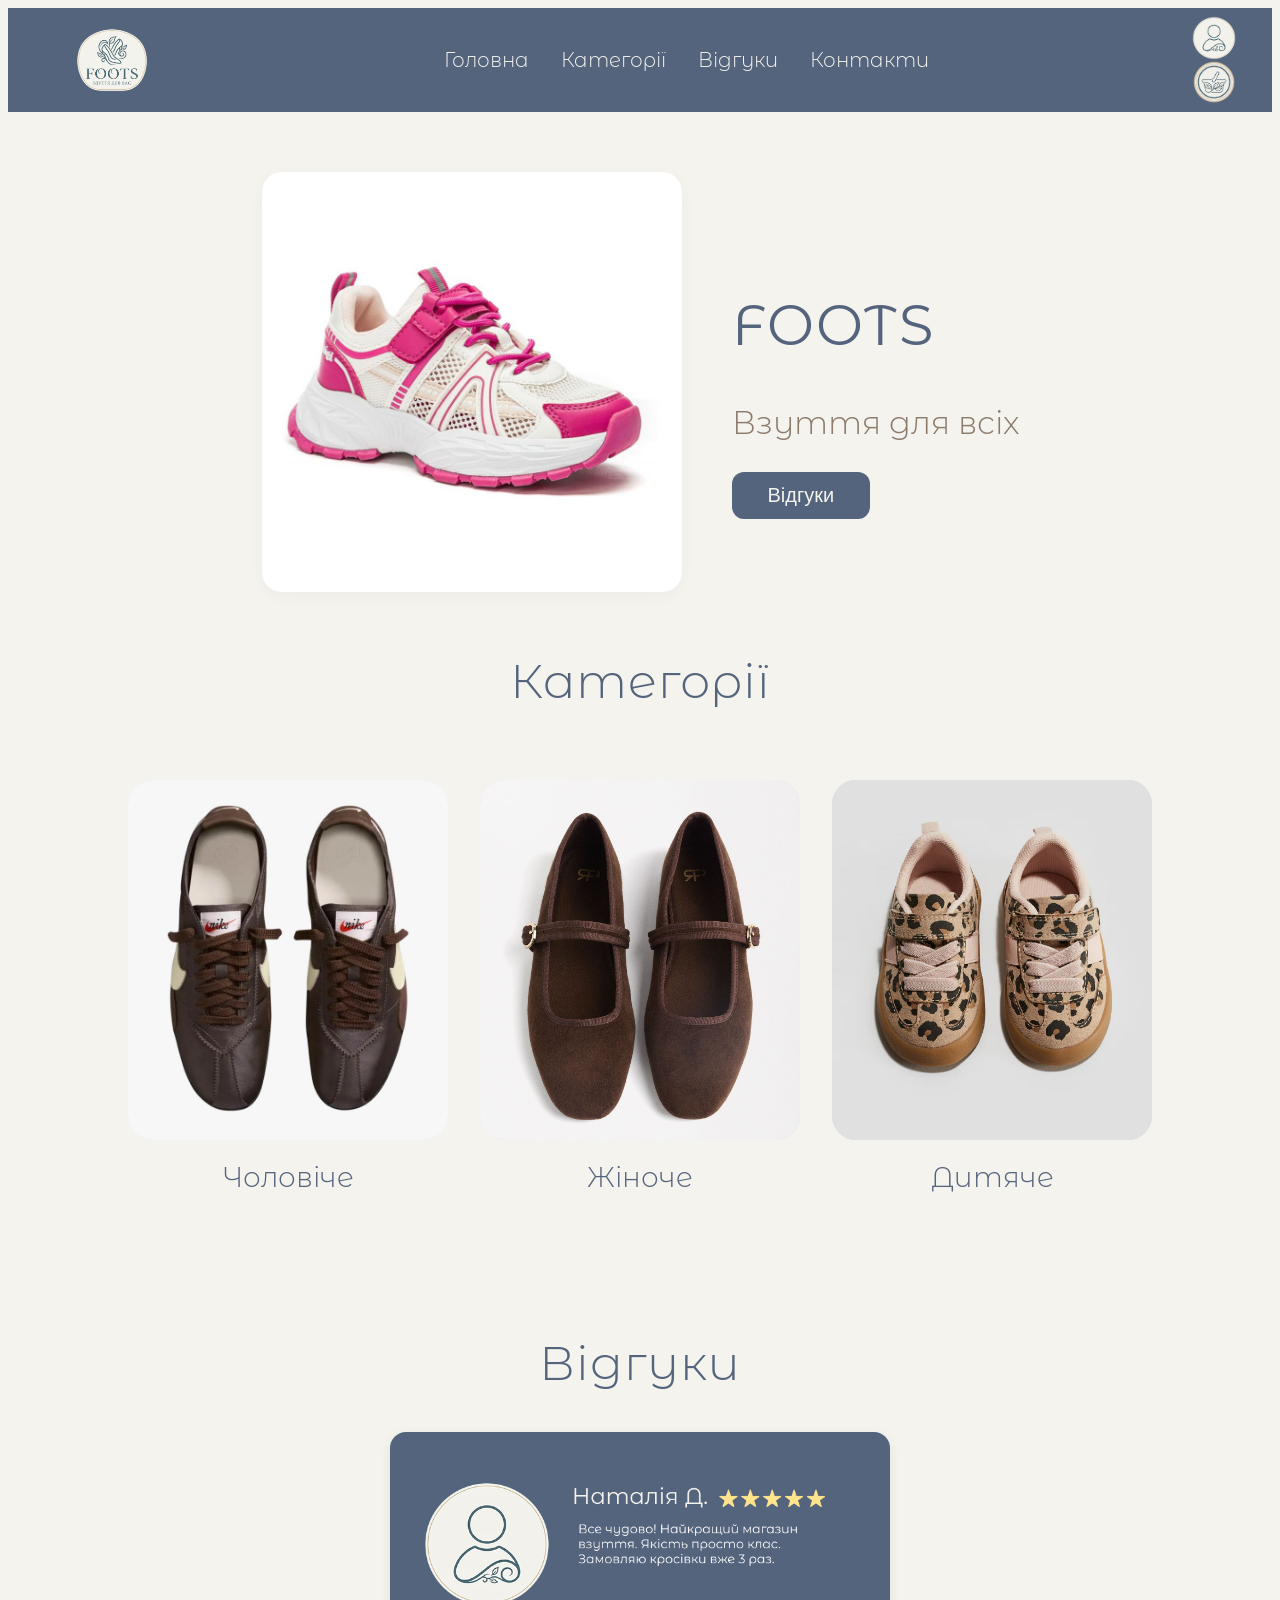
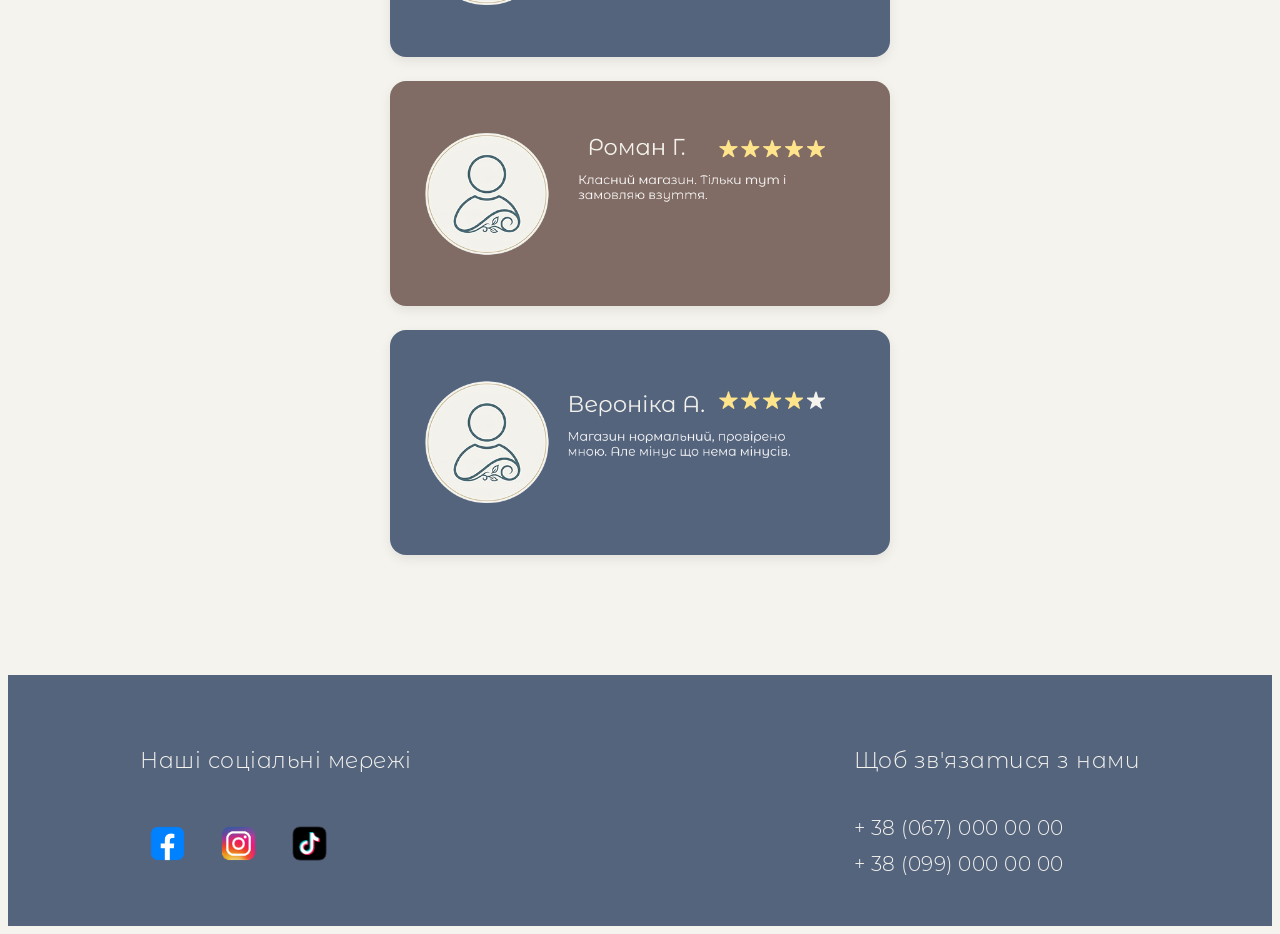
<file: index.html>
<!DOCTYPE html>
<html lang="en">
<head>
    <meta charset="UTF-8">
    <meta name="viewport" content="width=device-width, initial-scale=1.0">
    <link rel="stylesheet" href="style.css">
    <title>Document</title>
    <link rel="preconnect" href="https://fonts.googleapis.com">
<link rel="preconnect" href="https://fonts.gstatic.com" crossorigin>
<link href="https://fonts.googleapis.com/css2?family=Montserrat+Alternates:ital,wght@0,100;0,200;0,300;0,400;0,500;0,600;0,700;0,800;0,900;1,100;1,200;1,300;1,400;1,500;1,600;1,700;1,800;1,900&family=Roboto:ital,wght@0,100..900;1,100..900&display=swap" rel="stylesheet">
</head>
<body>
    <!--<header>
        <img class="iconlogo" src="logo.png">
        <nav class="nav">
      <a href="#" class="nav-link">Головна</a>
      <a href="#" class="nav-link">Категорії</a>
      <a href="#" class="nav-link">Відгуки</a>
      <a href="#" class="nav-link">Контакти</a>
    </nav>
        <img class="icon" src="avatar.png">
        <img class="icon1" src="buscket.png">
    </header> -->
 <header class="header">
    <a href="#" class="logo">
      <img src="logo.png" alt="FOOTS - взуття для вас">
    </a>

    <nav class="nav">
  <a href="#main" class="nav-link">Головна</a>
  <a href="#categories" class="nav-link">Категорії</a>
  <a href="#reviews" class="nav-link">Відгуки</a>
  <a href="#contacts" class="nav-link">Контакти</a>
</nav>

    <div class="user-actions">
      <button class="icon-btn" aria-label="Профіль">
        <img src="avatar.png" onclick="openProfileOrReg()" alt="Профіль">
      </button>
      <button class="icon-btn" aria-label="Кошик">
        <img src="buscket2.png" onclick="openCart()" alt="Кошик">
      </button>
    </div>
  </header>

  <!-- Головна секція -->
  <section id="main" class="hero">
    <div class="hero-image-container">
      <img id="hero-img" src="1shoes1.jpg" alt="Кросівки Foots" class="hero-image">
    </div>

    <div class="hero-content">
      <h1 class="hero-title">FOOTS</h1>
      <p class="hero-subtitle">Взуття для всіх</p>
      <button class="btn-primary">Відгуки</button>
    </div>
  </section>

  <section id="categories" class="categories-section">
    <h2 class="categories-title">Категорії</h2>

    <div class="categories-grid">
      
      <!-- Чоловіче -->
      <a href="men.html" class="category-card">
        <div class="category-image-wrapper">
          <img src="2shoes1.jpg" alt="Чоловіче взуття" class="category-image">
        </div>
        <span class="category-name">Чоловіче</span>
      </a>

      <!-- Жіноче -->
      <a href="women.html" class="category-card">
        <div class="category-image-wrapper">
          <img src="2shoes2.jpg" alt="Жіноче взуття" class="category-image">
        </div>
        <span class="category-name">Жіноче</span>
      </a>

      <!-- Дитяче -->
      <a href="kids.html" class="category-card">
        <div class="category-image-wrapper">
          <img src="2shoes3.jpg" alt="Дитяче взуття" class="category-image">
        </div>
        <span class="category-name">Дитяче</span>
      </a>

    </div>
  </section>

  <!-- Секція "Відгуки" -->
  <section id="reviews" class="reviews-section">
    <h2 class="reviews-title">Відгуки</h2>

    <div class="reviews-list">
      <!-- Замініть шляхи на ваші зображення відгуків -->
      <img src="Frame 1.png" alt="Відгук Наталія Д." class="review-card-img">
      <img src="Frame 2.png" alt="Відгук Роман Г." class="review-card-img">
      <img src="Frame 3.png" alt="Відгук Вероніка А." class="review-card-img">
    </div>
  </section>

  <!-- Підвал сайту (Footer) -->
  <footer id="contacts" class="footer">
    <div class="footer-container">
      
      <!-- Соцмережі -->
      <div class="footer-column">
        <h3 class="footer-title">Наші соціальні мережі</h3>
        <div class="social-icons">
          <a href="https://www.facebook.com/" aria-label="Facebook">
            <img src="facebook.png" alt="Facebook" class="social-icon">
          </a>
          <a href="https://www.instagram.com/" aria-label="Instagram">
            <img src="instagram.png" alt="Instagram" class="social-icon">
          </a>
          <a href="https://www.tiktok.com/" aria-label="TikTok">
            <img src="tiktok.png" alt="TikTok" class="social-icon">
          </a>
        </div>
      </div>

      <!-- Контакти -->
      <div class="footer-column">
        <h3 class="footer-title">Щоб зв'язатися з нами</h3>
        <div class="contacts-list">
          <a href="tel:+380670000000" class="contact-phone">+ 38 (067) 000 00 00</a>
          <a href="tel:+380990000000" class="contact-phone">+ 38 (099) 000 00 00</a>
        </div>
      </div>

    </div>
  </footer>




<!-- Затемнення фону -->
<div class="overlay" id="modal-overlay"></div>




</body>

  <!-- Модальне вікно кошика -->
  <div class="modal-overlay" id="modal-overlay">
    <div class="modal" id="cart-modal">
      <div class="modal-header">
        <h2>Кошик</h2>
        <button class="modal-close" id="cart-close" aria-label="Закрити">&times;</button>
      </div>
      <div class="cart-items" id="cart-items-container"></div>
      <div class="cart-total">
        <span>Разом:</span>
        <span id="cart-total-price">0</span>
        <span>грн.</span>
      </div>
      <button class="order-btn" id="order-btn">Замовити</button>
    </div>
  </div>
<script src="script.js"></script>
</html>
</file>
<file: style.css>
body {
    font-family: "Montserrat Alternates", sans-serif;
    background-color: #F4F3EE;
}
header{
    background-color: #55647D;
    display: flex;
    flex-direction: row;
    justify-content: space-between;

}
.iconlogo{
width: 196px;
height: 190px;
}
.icon{
    width: 80px;
    height: 80px;
}
.icon1{
    width: 80px;
    height: 80px;
}
.header {
      background-color: #55647D; /* Темно-сіро-синій колір */
      display: flex;
      align-items: center;
      justify-content: space-between;
      padding: 12px 40px;
      
    position: sticky; 
    top: 0;
   z-index: 1000;
    }

    .logo img {
      height: 70px;
      display: block;
    }

    .nav {
      display: flex;
      gap: 32px;
    }

    .nav-link {
      color: #F4F3EE;
      text-decoration: none;
      font-size: 20px;
      font-weight: 300;
      transition: opacity 0.2s;
    }

    .nav-link:hover {
      opacity: 0.8;
    }

    .user-actions {
      display: flex;
      flex-direction: column;
      gap: 8px;
      align-items: center;
    }

    .icon-btn {
      width: 36px;
      height: 36px;
      border-radius: 50%;
      display: flex;
      align-items: center;
      justify-content: center;
      cursor: pointer;
      border: none;
    }

    .icon-btn img {
      width: 50px;
      height: 50px;
    }

    /* --- HERO СЕКЦІЯ --- */
    .hero {
      display: flex;
      align-items: center;
      justify-content: center;
      gap: 50px;
      max-width: 1100px;
      margin: 60px auto;
      padding: 0 20px;
    }

    .hero-image-container {
      background-color: #ffffff;
      border-radius: 20px;
      padding: 20px;
      display: flex;
      align-items: center;
      justify-content: center;
      box-shadow: 0 4px 15px rgba(0, 0, 0, 0.03);
    }

    .hero-image {
      max-width: 380px;
      width: 100%;
      height: auto;
      border-radius: 12px;
      display: block;
    }

    .hero-content {
      display: flex;
      flex-direction: column;
      align-items: flex-start;
    }

    .hero-title {
      font-size: 56px;
      font-weight: 400;
      color: #55647D;
      letter-spacing: 2px;
      margin-bottom: 12px;
    }

    .hero-subtitle {
      font-size: 32px;
      font-weight: 300;
      color: #8c7a6b; /* Коричнево-бежевий відтінок */
      margin-bottom: 30px;
    }

    .btn-primary {
      background-color: #55647d;
      color: #F4F3EE;
      border: none;
      padding: 12px 36px;
      font-size: 20px;
      font-weight: 300;
      border-radius: 12px;
      cursor: pointer;
      transition: background-color 0.2s;
    }

    .btn-primary:hover {
      background-color: #435065;
    }
.hero-image {
      border-radius: 12px;
      object-fit: cover;
      /* Плавний перехід прозорості */
      transition: opacity 0.6s ease-in-out;
      opacity: 1;
    }

    /* Секція Категорії */
    .categories-section {
      max-width: 1100px;
      margin: 0 auto;
      text-align: center;
    }

    /* Заголовок "Категорії" */
    .categories-title {
      font-size: 48px;
      font-weight: 300;
      color: #55647d; /* Темно-сіро-синій колір */
      margin-bottom: 50px;
      letter-spacing: 1px;
    }

    /* Сітка картка-категорій */
    .categories-grid {
      display: flex;
      justify-content: center;
      gap: 32px;
      flex-wrap: wrap;
      margin:20px;
    }

    /* Окрема картка */
    .category-card {
      display: flex;
      flex-direction: column;
      align-items: center;
      text-decoration: none;
      width: 280px;
      transition: transform 0.2s ease-in-out;
      margin: 20px;
    }

    .category-card:hover {
      transform: translateY(-5px); /* Легкий ефект при наведенні */
    }

    /* Контейнер для фото */
    .category-image-wrapper {
      background-color: #e3e2e0; /* Сіро-бежевий фон підкладки */
      width: 100%;
      height: 320px;
      border-radius: 24px; /* Заокруглені кути */
      display: flex;
      align-items: center;
      justify-content: center;
      padding: 20px;
      overflow: hidden;
    }

    .category-image {
      max-width: 328px;
      max-height: 512px;
      object-fit: contain;
    }

    /* Назва категорії */
    .category-name {
      font-size: 28px;
      font-weight: 300;
      color: #55647d;
      margin-top: 20px;
    }

    /* --- СЕКЦІЯ ВІДГУКИ --- */
    .reviews-section {
      padding: 60px 20px;
      text-align: center;
    }

    .reviews-title {
      font-size: 48px;
      font-weight: 300;
      color: #55647d; /* Темно-сіро-синій заголовок */
      margin-bottom: 40px;
      letter-spacing: 1px;
    }

    .reviews-list {
      display: flex;
      flex-direction: column;
      align-items: center;
      gap: 24px;
      max-width: 600px;
      margin: 0 auto;
    }

    /* Контейнер для картинок-відгуків */
    .review-card-img {
      width: 100%;
      max-width: 500px;
      height: auto;
      border-radius: 16px; /* Заокруглені кути картинок */
      display: block;
      box-shadow: 0 4px 12px rgba(0, 0, 0, 0.08);
      transition: transform 0.2s ease-in-out;
    }

    .review-card-img:hover {
      transform: translateY(-3px);
    }

    /* --- ПІДВАЛ СAЙТУ (FOOTER) --- */
    .footer {
      background-color: #55647d; /* Темно-сіро-синій фон */
      padding: 50px 40px;
      margin-top: 60px;
    }

    .footer-container {
      max-width: 1000px;
      margin: 0 auto;
      display: flex;
      justify-content: space-between;
      align-items: flex-start;
      gap: 40px;
      flex-wrap: wrap;
    }

    .footer-column {
      display: flex;
      flex-direction: column;
      gap: 20px;
    }

    .footer-title {
      font-size: 22px;
      font-weight: 300;
      color: #F4F3EE;
      letter-spacing: 0.5px;
    }

    /* Іконки соцмереж */
    .social-icons {
      display: flex;
      gap: 16px;
      align-items: center;
    }

    .social-icon {
      width: 55px;
      height: 55px;
      border-radius: 10px;
      object-fit: cover;
      transition: transform 0.2s, opacity 0.2s;
    }

    .social-icon:hover {
      transform: scale(1.05);
      opacity: 0.9;
    }

    /* Контакти */
    .contacts-list {
      display: flex;
      flex-direction: column;
      gap: 12px;
    }

    .contact-phone {
      color: #F4F3EE;
      text-decoration: none;
      font-size: 20px;
      font-weight: 300;
      letter-spacing: 0.5px;
      transition: opacity 0.2s;
    }

    .contact-phone:hover {
      opacity: 0.8;
    }

    html {
  scroll-behavior: smooth; /* Плавний скрол для всіх якорів */
}



.catalog-section {
      max-width: 1100px;
      margin: 40px auto 80px;
      padding: 0 20px;
      text-align: center;
    }

    .catalog-title {
      font-size: 48px;
      font-weight: 300;
      color: #55647d;
      margin-bottom: 40px;
      letter-spacing: 1px;
    }

    /* СІТКА КАРТОК (3х3) */
    .products-grid {
      display: grid;
      grid-template-columns: repeat(3, 1fr);
      gap: 30px;
    }

    /* КАРТКА ТОВАРУ */
    .product-card {
      background-color: #55647d;
      border-radius: 20px;
      padding: 12px;
      display: flex;
      flex-direction: column;
      box-shadow: 0 4px 12px rgba(0, 0, 0, 0.05);
    }

    .product-image-box {
      background: #EFEFEF;
      border-radius: 14px;
      height: 200px;
      display: flex;
      align-items: center;
      justify-content: center;
      padding: 15px;
      overflow: hidden;
    }

    .product-image-box img {
      max-width: 100%;
      max-height: 100%;
      object-fit: contain;
    }

    .product-name {
      color: #F4F3EE;
      font-size: 15px;
      font-weight: 300;
      line-height: 1.3;
      margin: 16px 10px 20px;
      min-height: 38px;
    }

    .product-footer {
      display: flex;
      align-items: center;
      justify-content: space-between;
      padding: 0 8px 6px;
      margin-top: auto;
    }

    .product-price {
      color: #F4F3EE;
      font-size: 16px;
      font-weight: 300;
    }

    .add-to-cart-btn {
      background-color: #F4F3EE;
      color: #816C65;
      border: none;
      padding: 8px 18px;
      border-radius: 12px;
      font-size: 15px;
      font-family: inherit;
      font-weight: 400;
      cursor: pointer;
      transition: background-color 0.2s;
    }

    .add-to-cart-btn:hover {
      background-color: #e2e2e2;
    }

    @media (max-width: 900px) {
      .products-grid { grid-template-columns: repeat(2, 1fr); }
    }

    @media (max-width: 600px) {
      .products-grid { grid-template-columns: 1fr; }
    }


    /* --- МОДАЛЬНЕ ВІКНО КОШИКА --- */
    .modal-overlay {
      display: none;
      position: fixed;
      inset: 0;
      background: rgba(0, 0, 0, 0.5);
      z-index: 2000;
      align-items: center;
      justify-content: center;
      padding: 20px;
    }

    .modal {
      background-color: #55647d;
      color: #F4F3EE;
      border-radius: 20px;
      max-width: 480px;
      width: 100%;
      max-height: 80vh;
      display: flex;
      flex-direction: column;
      padding: 24px;
      box-shadow: 0 10px 30px rgba(0, 0, 0, 0.25);
    }

    .modal-header {
      display: flex;
      justify-content: space-between;
      align-items: center;
      margin-bottom: 16px;
    }

    .modal-header h2 {
      font-weight: 400;
      font-size: 24px;
      margin: 0;
    }

    .modal-close {
      background: none;
      border: none;
      color: #F4F3EE;
      font-size: 30px;
      line-height: 1;
      cursor: pointer;
      transition: opacity 0.2s;
    }

    .modal-close:hover {
      opacity: 0.8;
    }

    .cart-items {
      display: flex;
      flex-direction: column;
      gap: 12px;
      overflow-y: auto;
      flex: 1;
      padding-right: 4px;
    }

    .cart-items::-webkit-scrollbar {
      width: 6px;
    }

    .cart-items::-webkit-scrollbar-thumb {
      background: rgba(244, 243, 238, 0.4);
      border-radius: 3px;
    }

    .empty-cart {
      text-align: center;
      color: #F4F3EE;
      padding: 30px 0;
    }

    .cart-item {
      display: flex;
      align-items: center;
      gap: 12px;
      background-color: #F4F3EE;
      color: #55647d;
      border-radius: 12px;
      padding: 10px;
    }

    .cart-item img {
      width: 56px;
      height: 56px;
      object-fit: cover;
      border-radius: 8px;
      background-color: #e3e2e0;
    }

    .cart-item-info {
      flex: 1;
    }

    .cart-item-title {
      font-size: 14px;
      line-height: 1.3;
    }

    .cart-item-price {
      font-size: 14px;
      margin-top: 4px;
      font-weight: 500;
    }

    .remove-btn {
      background: none;
      border: none;
      color: #816C65;
      font-size: 18px;
      cursor: pointer;
      line-height: 1;
      transition: opacity 0.2s;
    }

    .remove-btn:hover {
      opacity: 0.7;
    }

    .cart-total {
      display: flex;
      justify-content: flex-end;
      align-items: center;
      gap: 8px;
      padding-top: 16px;
      margin-top: 16px;
      border-top: 1px solid rgba(244, 243, 238, 0.3);
      font-size: 18px;
      font-weight: 500;
    }

    .order-btn {
      background-color: #F4F3EE;
      color: #816C65;
      border: none;
      width: 100%;
      padding: 14px 20px;
      margin-top: 20px;
      border-radius: 12px;
      font-size: 17px;
      font-family: inherit;
      font-weight: 500;
      cursor: pointer;
      transition: background-color 0.2s;
    }

    .order-btn:hover {
      background-color: #e2e2e2;
    }
</file>
